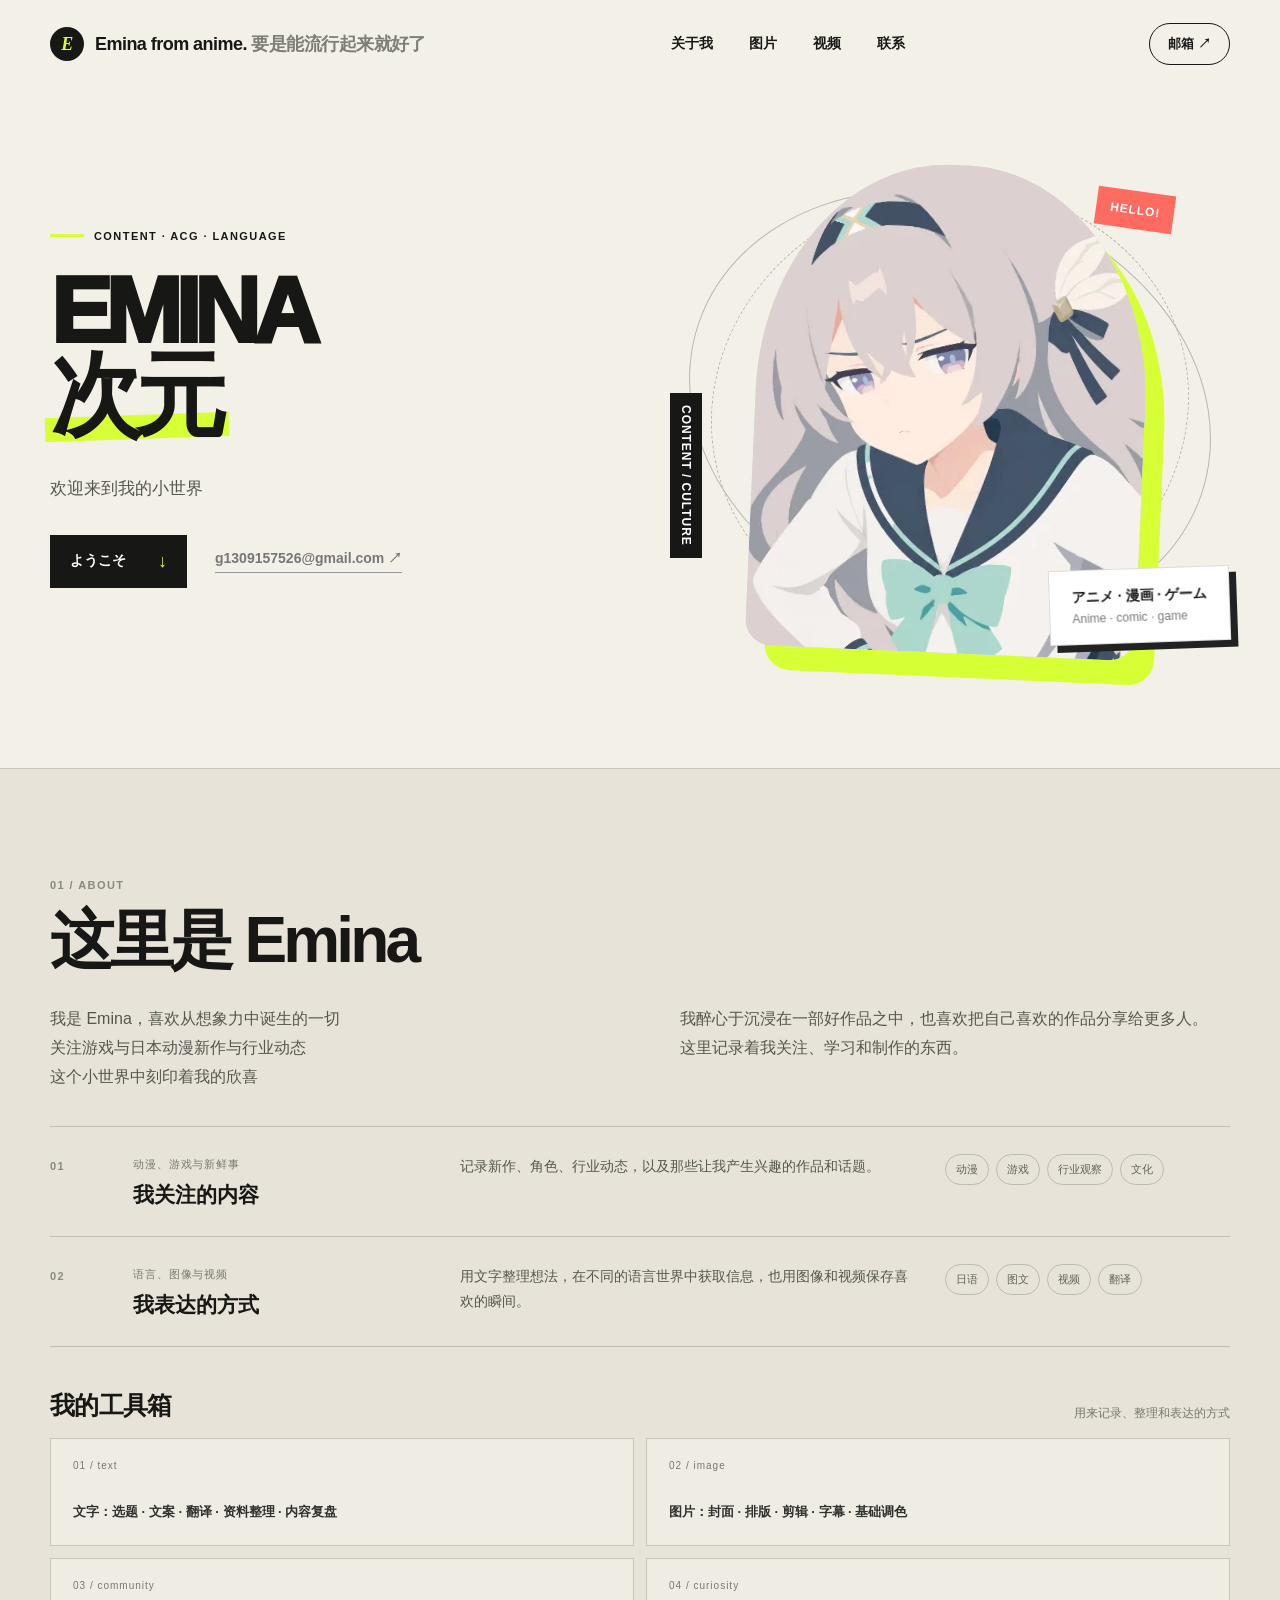
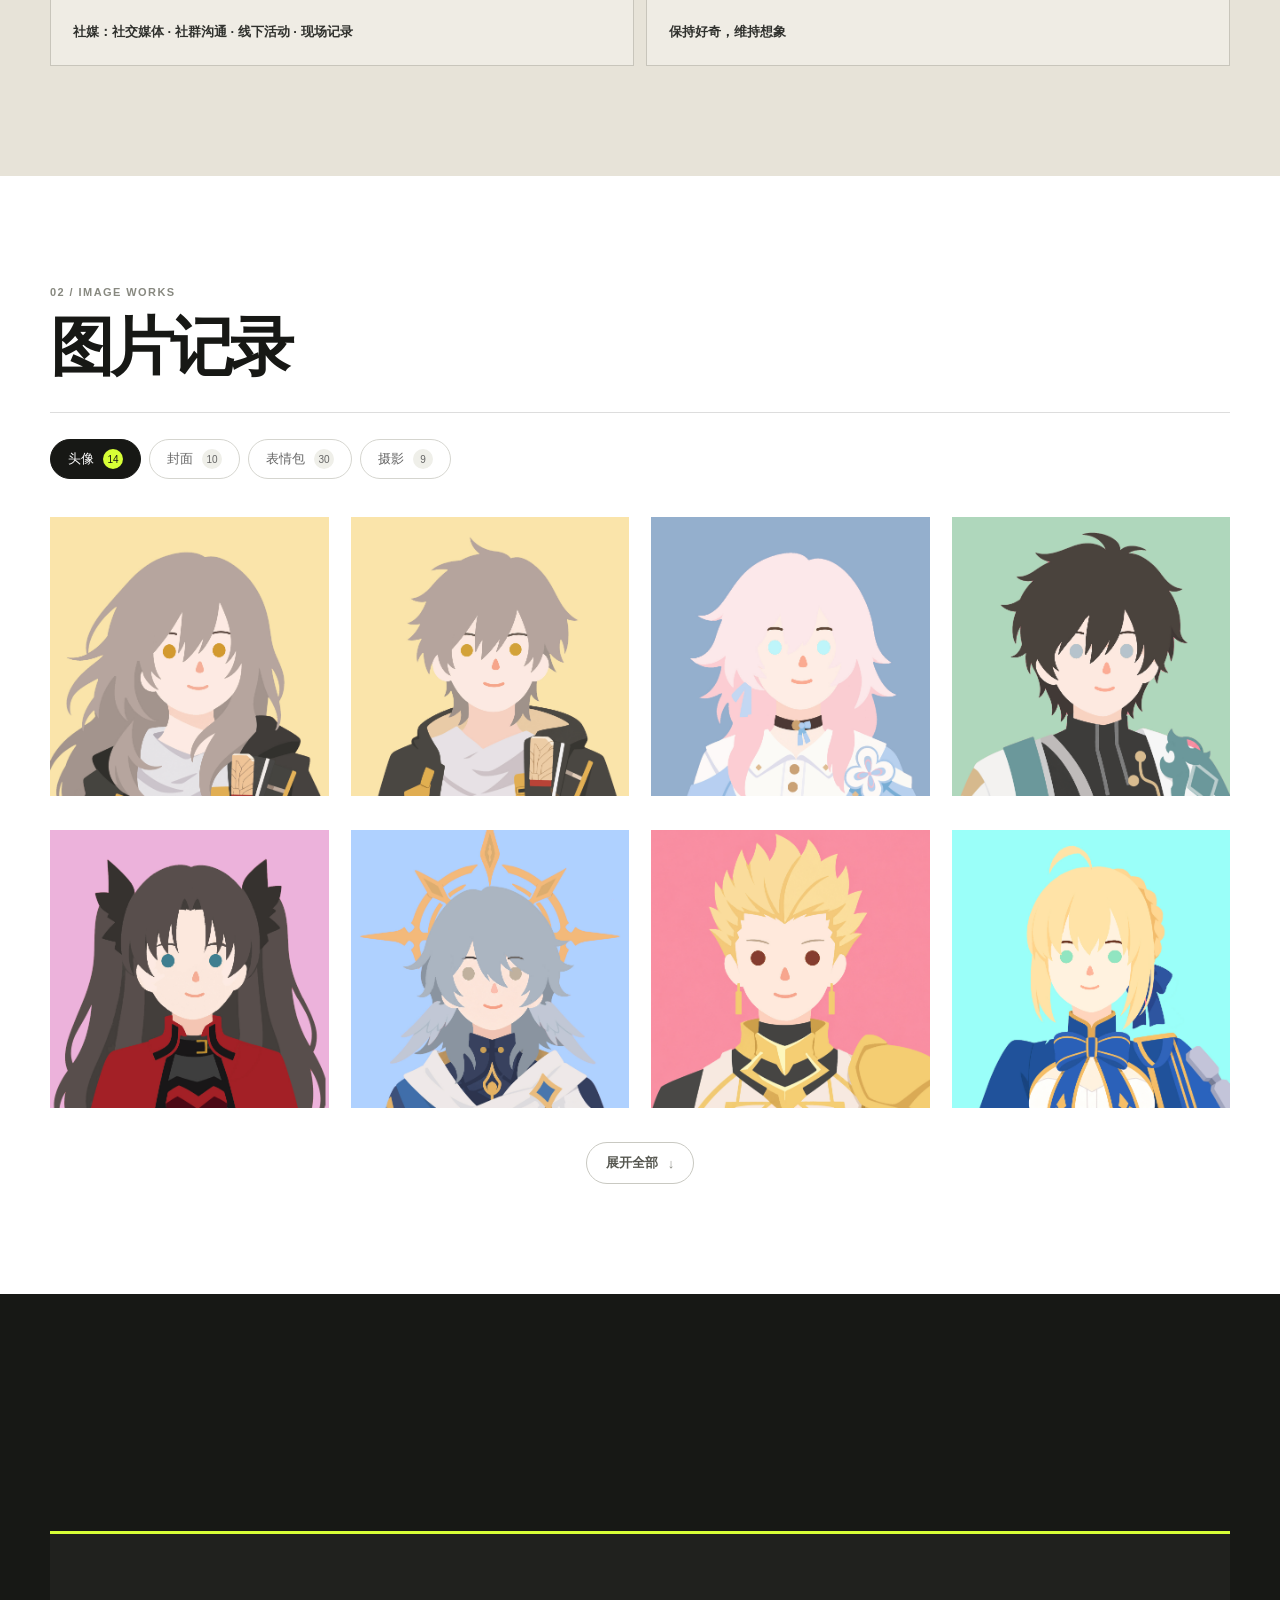
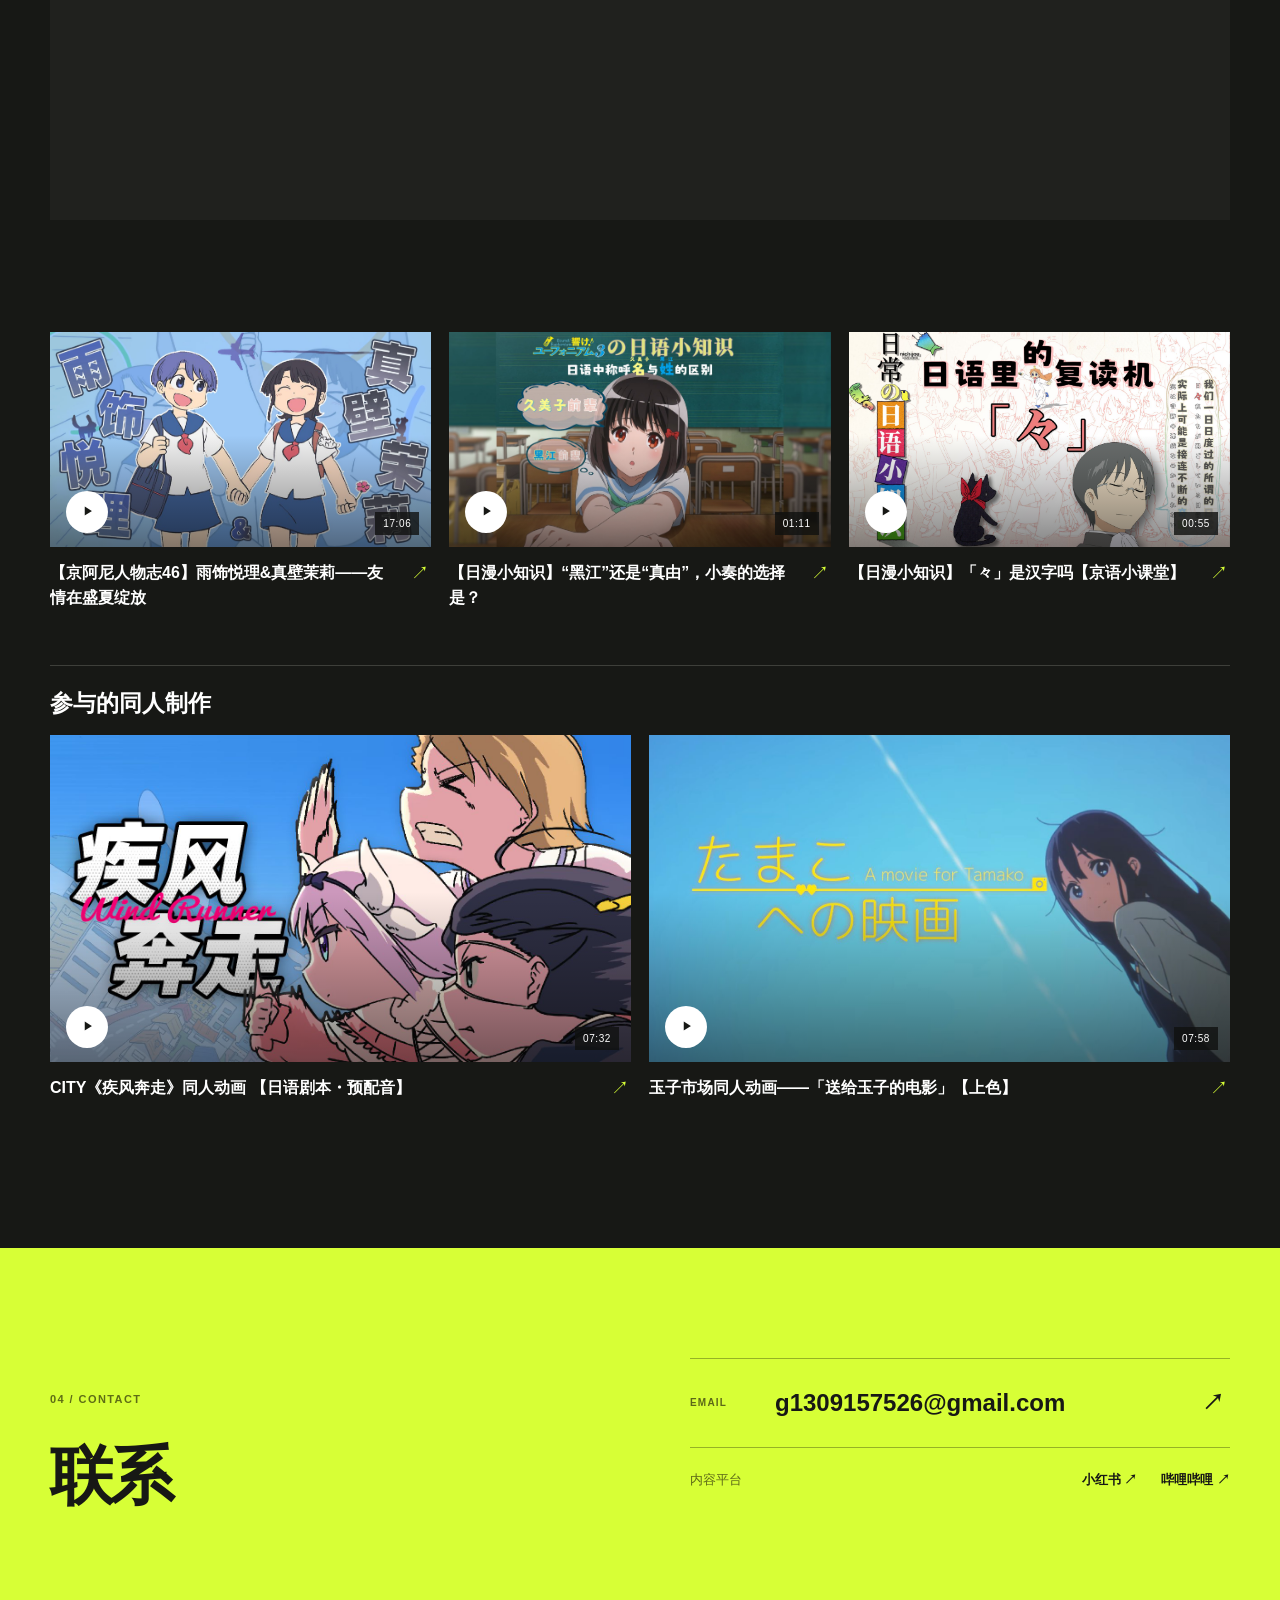
<file: site/index.html>
<!doctype html>
<html lang="zh-CN">
<head>
  <meta charset="utf-8">
  <meta name="viewport" content="width=device-width,initial-scale=1">
  <title>Emina次元｜内容与作品</title>
  <meta name="description" content="内容运营、ACG 内容制作、图片作品与视频合集。">
  <link rel="icon" href="favicon.svg">
  <link rel="stylesheet" href="styles.css">
</head>
<body>
  <main>
    <nav class="nav shell" aria-label="主导航">
      <a class="brand" href="#top" aria-label="Emina次元首页">
        <span class="brand-mark">E</span><span><b data-copy="brandName">EMINA</b> <i data-copy="brandSub">次元</i></span>
      </a>
      <div class="nav-links">
        <a href="#experience" data-copy="navExperience">内容与经历</a><a href="#works" data-copy="navWorks">图片</a><a href="#videos" data-copy="navVideos">视频</a><a href="#contact" data-copy="navContact">联系</a>
      </div>
      <a class="nav-pill" href="mailto:g1309157526@gmail.com" data-link="email" data-copy="navEmail">邮箱 ↗</a>
    </nav>

    <section id="top" class="hero shell">
      <div class="hero-copy">
        <div class="eyebrow"><span></span> <b data-copy="heroEyebrow">CONTENT · ACG · GAME · LANGUAGE</b></div>
        <h1><b data-copy="heroTitleMain">EMINA</b><br><span data-copy="heroTitleAccent">次元</span></h1>
        <p class="hero-intro" data-copy="heroIntro">内容运营与 ACG 内容创作者。关注动漫、游戏和跨文化内容，工作范围包括图文、短视频、社交媒体与线下活动。</p>
        <div class="hero-actions">
          <a class="button button-dark" href="#experience"><span data-copy="heroCta">查看经历</span> <b>↓</b></a>
          <a class="text-link" href="mailto:g1309157526@gmail.com" data-link="email"><span data-copy="heroEmail">g1309157526@gmail.com</span> <span>↗</span></a>
        </div>
      </div>
      <div class="hero-visual" aria-label="Emina次元个人形象">
        <div class="orbit orbit-one"></div><div class="orbit orbit-two"></div>
        <div class="avatar-frame"><img src="avatar-xhs.webp" alt="Emina次元头像"></div>
        <span class="sticker sticker-top" data-copy="stickerTop">HELLO!</span><span class="sticker sticker-side" data-copy="stickerSide">CONTENT / CULTURE</span>
        <div class="hero-caption"><b data-copy="captionMain">内容运营 / 图文 / 视频 / 活动</b><span data-copy="captionSub">ACG · GAME · LANGUAGE</span></div>
      </div>
    </section>

    <section id="experience" class="experience section">
      <div class="shell">
        <div class="section-heading"><div><div class="section-index" data-copy="experienceIndex">01 / CONTENT &amp; EXPERIENCE</div><h2 data-copy="experienceTitle">内容与经历</h2></div></div>
        <div class="experience-overview">
          <p data-copy="overviewOne">主要从事新媒体运营与 ACG 内容制作，工作覆盖选题、文案、图文、短视频、社群维护和线下活动。</p>
          <p data-copy="overviewTwo">熟悉从内容策划、制作发布到数据复盘的流程，也可使用日语处理资讯与跨文化内容。</p>
        </div>
        <div class="experience-list">
          <article class="experience-card">
            <span class="experience-number">01</span><div><small data-copy="experienceOneMeta">新媒体运营 / 线下活动</small><h3 data-copy="experienceOneTitle">ACG 内容与账号运营</h3></div>
            <p data-copy="experienceOneBody">负责账号选题、图文与短视频制作、发布排期、社群维护和数据复盘，并参与同人展及多城市观影活动的宣传与执行。</p>
            <div class="tag-list"><span data-copy="experienceOneTagOne">选题策划</span><span data-copy="experienceOneTagTwo">图文视频</span><span data-copy="experienceOneTagThree">账号运营</span><span data-copy="experienceOneTagFour">活动执行</span></div>
          </article>
          <article class="experience-card">
            <span class="experience-number">02</span><div><small data-copy="experienceTwoMeta">翻译 / 协作创作</small><h3 data-copy="experienceTwoTitle">ACG 内容协作</h3></div>
            <p data-copy="experienceTwoBody">参与动画相关内容的日语翻译、文案整理与基础上色，配合团队完成从文本到视觉呈现。</p>
            <div class="tag-list"><span data-copy="experienceTwoTagOne">日语翻译</span><span data-copy="experienceTwoTagTwo">文案整理</span><span data-copy="experienceTwoTagThree">基础上色</span><span data-copy="experienceTwoTagFour">团队协作</span></div>
          </article>
        </div>
        <div class="skill-heading"><h3 data-copy="skillsTitle">新媒体技能</h3><p data-copy="skillsDescription">从内容策划到发布复盘的日常工作能力</p></div>
        <div class="skills-band">
          <div><small data-copy="skillOneMeta">01 / 内容策划</small><strong data-copy="skillOneText">选题策划 · 内容排期 · 热点跟进 · 账号定位 · 数据复盘</strong></div>
          <div><small data-copy="skillTwoMeta">02 / 图文与短视频</small><strong data-copy="skillTwoText">文案撰写 · 图文排版 · 封面制作 · 视频脚本 · 剪辑与字幕</strong></div>
          <div><small data-copy="skillThreeMeta">03 / 社群与活动</small><strong data-copy="skillThreeText">社群维护 · 用户沟通 · 活动宣传 · 现场执行 · 复盘整理</strong></div>
          <div><small data-copy="skillFourMeta">04 / 工具与语言</small><strong data-copy="skillFourText">Photoshop · Premiere Pro · 剪映 · AI 辅助 · 日语 N1</strong></div>
        </div>
      </div>
    </section>

    <section id="works" class="works section">
      <div class="shell">
        <div class="section-heading"><div><div class="section-index" data-copy="worksIndex">02 / IMAGE WORKS</div><h2 data-copy="worksTitle">图片作品</h2></div></div>
        <div class="filters" aria-label="图片分类">
          <button class="active" data-category="头像" type="button" aria-pressed="true">头像 <span>14</span></button>
          <button data-category="封面" type="button" aria-pressed="false">封面 <span>10</span></button>
          <button data-category="表情包" type="button" aria-pressed="false">表情包 <span>21</span></button>
          <button data-category="摄影" type="button" aria-pressed="false">摄影 <span>0</span></button>
        </div>
        <div class="gallery-panel" data-panel="头像">
          <div class="gallery-section gallery-type-头像 is-collapsed count-over-8 count-over-4 count-over-2">
            <div class="gallery-grid gallery-头像" data-gallery="头像"></div>
            <button class="gallery-toggle" type="button" aria-expanded="false">展开全部 <span>↓</span></button>
          </div>
        </div>
        <div class="gallery-panel" data-panel="封面" hidden>
          <div class="gallery-section gallery-type-封面 is-collapsed count-over-4 count-over-2">
            <div class="gallery-grid gallery-封面" data-gallery="封面"></div>
            <button class="gallery-toggle" type="button" aria-expanded="false">展开全部 <span>↓</span></button>
          </div>
        </div>
        <div class="gallery-panel" data-panel="表情包" hidden>
          <div class="gallery-section gallery-type-表情包 is-collapsed count-over-8 count-over-4 count-over-2">
            <div class="gallery-grid gallery-表情包" data-gallery="表情包"></div>
            <button class="gallery-toggle" type="button" aria-expanded="false">展开全部 <span>↓</span></button>
          </div>
        </div>
        <div class="gallery-panel" data-panel="摄影" hidden>
          <div class="gallery-section gallery-type-摄影 is-collapsed">
            <div class="gallery-grid gallery-摄影" data-gallery="摄影"></div>
            <button class="gallery-toggle" type="button" aria-expanded="false">展开全部 <span>↓</span></button>
          </div>
        </div>
      </div>
    </section>

    <section id="videos" class="videos shell section">
      <div class="section-heading light"><div><div class="section-index" data-copy="videosIndex">03 / BILIBILI</div><h2 data-copy="videosTitle">视频作品</h2></div><a href="https://space.bilibili.com/3546883291089860" data-link="bilibiliHome" data-copy="videosPageLink" target="_blank" rel="noreferrer">进入 B 站主页 ↗</a></div>
      <div class="featured-collection-block">
        <div class="video-group-heading"><h3 data-copy="collectionsTitle">我的视频合集</h3></div>
        <div class="collection-grid">
          <a class="collection-card" href="https://space.bilibili.com/3546883291089860/lists/8540645?type=season" data-link="collectionOne" target="_blank" rel="noreferrer"><div class="collection-cover"><img src="collection-starrail.jpg" alt="可爱星铁合集封面"><span class="collection-index">01</span><span class="collection-play">▶</span></div><div class="collection-meta"><h3 data-copy="collectionOneTitle">可爱星铁</h3><span>↗</span></div></a>
          <a class="collection-card" href="https://space.bilibili.com/3546883291089860/lists/8414458?type=season" data-link="collectionTwo" target="_blank" rel="noreferrer"><div class="collection-cover"><img src="collection-mmd.jpg" alt="我推的MMD合集封面"><span class="collection-index">02</span><span class="collection-play">▶</span></div><div class="collection-meta"><h3 data-copy="collectionTwoTitle">我推的MMD</h3><span>↗</span></div></a>
          <a class="collection-card" href="https://space.bilibili.com/3546883291089860/lists/8414531?type=season" data-link="collectionThree" target="_blank" rel="noreferrer"><div class="collection-cover"><img src="collection-firefly.jpg" alt="与流萤同桌的时光合集封面"><span class="collection-index">03</span><span class="collection-play">▶</span></div><div class="collection-meta"><h3 data-copy="collectionThreeTitle">与流萤同桌的时光</h3><span>↗</span></div></a>
          <a class="collection-card" href="https://space.bilibili.com/3546883291089860/lists/8414512?type=season" data-link="collectionFour" target="_blank" rel="noreferrer"><div class="collection-cover"><img src="collection-penguin.jpg" alt="咕咕嘎嘎峡谷历险记合集封面"><span class="collection-index">04</span><span class="collection-play">▶</span></div><div class="collection-meta"><h3 data-copy="collectionFourTitle">咕咕嘎嘎峡谷历险记</h3><span>↗</span></div></a>
        </div>
      </div>
      <div class="video-group-heading collection-heading"><h3 data-copy="singleVideosTitle">单个视频</h3></div>
      <div class="single-video-grid">
        <a class="single-video-card" href="https://www.bilibili.com/video/BV1x4HuzGE9o/" data-link="videoOne" target="_blank" rel="noreferrer"><div class="single-video-cover"><img src="video-amagashi-makabe.jpg" alt="雨饰悦理与真壁茉莉"><span class="single-video-play">▶</span><span class="video-duration" data-copy="videoOneDuration">17:06</span></div><div class="single-video-meta"><h3 data-copy="videoOneTitle">【京阿尼人物志46】雨饰悦理&amp;真壁茉莉——友情在盛夏绽放</h3><span>↗</span></div></a>
        <a class="single-video-card" href="https://www.bilibili.com/video/BV1PiBTBxEXH/" data-link="videoTwo" target="_blank" rel="noreferrer"><div class="single-video-cover"><img src="video-kuroe-mayu.jpg" alt="黑江还是重新选择"><span class="single-video-play">▶</span><span class="video-duration" data-copy="videoTwoDuration">01:11</span></div><div class="single-video-meta"><h3 data-copy="videoTwoTitle">【日漫小知识】“黑江”还是“真由”，小奏的选择是？</h3><span>↗</span></div></a>
        <a class="single-video-card" href="https://www.bilibili.com/video/BV1L8foBKEQ4/" data-link="videoThree" target="_blank" rel="noreferrer"><div class="single-video-cover"><img src="video-odoriji.jpg" alt="日语里的复读机"><span class="single-video-play">▶</span><span class="video-duration" data-copy="videoThreeDuration">00:55</span></div><div class="single-video-meta"><h3 data-copy="videoThreeTitle">【日漫小知识】「々」是汉字吗【京语小课堂】</h3><span>↗</span></div></a>
      </div>
      <div class="video-group-heading collection-heading"><h3 data-copy="fanVideosTitle">我参与的同人制作</h3></div>
      <div class="single-video-grid fan-video-grid">
        <a class="single-video-card" href="https://www.bilibili.com/video/BV19zZEBDEWM" data-link="fanOne" target="_blank" rel="noreferrer"><div class="single-video-cover"><img src="video-fan-city.jpg" alt="疾风奔走同人动画"><span class="single-video-play">▶</span><span class="video-duration" data-copy="fanOneDuration">07:32</span></div><div class="single-video-meta"><h3 data-copy="fanOneTitle">【自制京阿尼动画】CITY《疾风奔走》同人动画</h3><span>↗</span></div></a>
        <a class="single-video-card" href="https://www.bilibili.com/video/BV1H5FTe2EDm" data-link="fanTwo" target="_blank" rel="noreferrer"><div class="single-video-cover"><img src="video-fan-tamako.jpg" alt="送给玉子的电影"><span class="single-video-play">▶</span><span class="video-duration" data-copy="fanTwoDuration">07:58</span></div><div class="single-video-meta"><h3 data-copy="fanTwoTitle">玉子市场同人动画——「送给玉子的电影」</h3><span>↗</span></div></a>
      </div>
    </section>

    <section id="contact" class="connect section">
      <div class="shell connect-inner">
        <div><div class="section-index" data-copy="contactIndex">04 / CONTACT</div><h2 data-copy="contactTitle">联系</h2></div>
        <div class="contact-panel">
          <a class="email-link" href="mailto:g1309157526@gmail.com" data-link="email"><small data-copy="emailLabel">EMAIL</small><span data-copy="email">g1309157526@gmail.com</span><b>↗</b></a>
          <div class="platform-links"><span data-copy="platformLabel">内容平台</span><a href="https://www.xiaohongshu.com/user/profile/5d33150b0000000011005ec6" data-link="xiaohongshu" data-copy="xiaohongshuLabel" target="_blank" rel="noreferrer">小红书 ↗</a><a href="https://space.bilibili.com/3546883291089860" data-link="bilibili" data-copy="bilibiliLabel" target="_blank" rel="noreferrer">哔哩哔哩 ↗</a></div>
        </div>
      </div>
    </section>
    <footer class="footer shell"><span data-copy="footerLeft">© 2026 Emina次元</span><span data-copy="footerMiddle">内容运营 / ACG / GAME</span><a href="#top" data-copy="footerTop">回到顶部 ↑</a></footer>
  </main>
  <script src="app.js"></script>
  <!-- Cloudflare Web Analytics -->
  <script type="module" src="https://static.cloudflareinsights.com/beacon.min.js" data-cf-beacon='{"token":"466615278a69403a8656be7d1e821776"}'></script>
  <!-- End Cloudflare Web Analytics -->
</body>
</html>
</file>
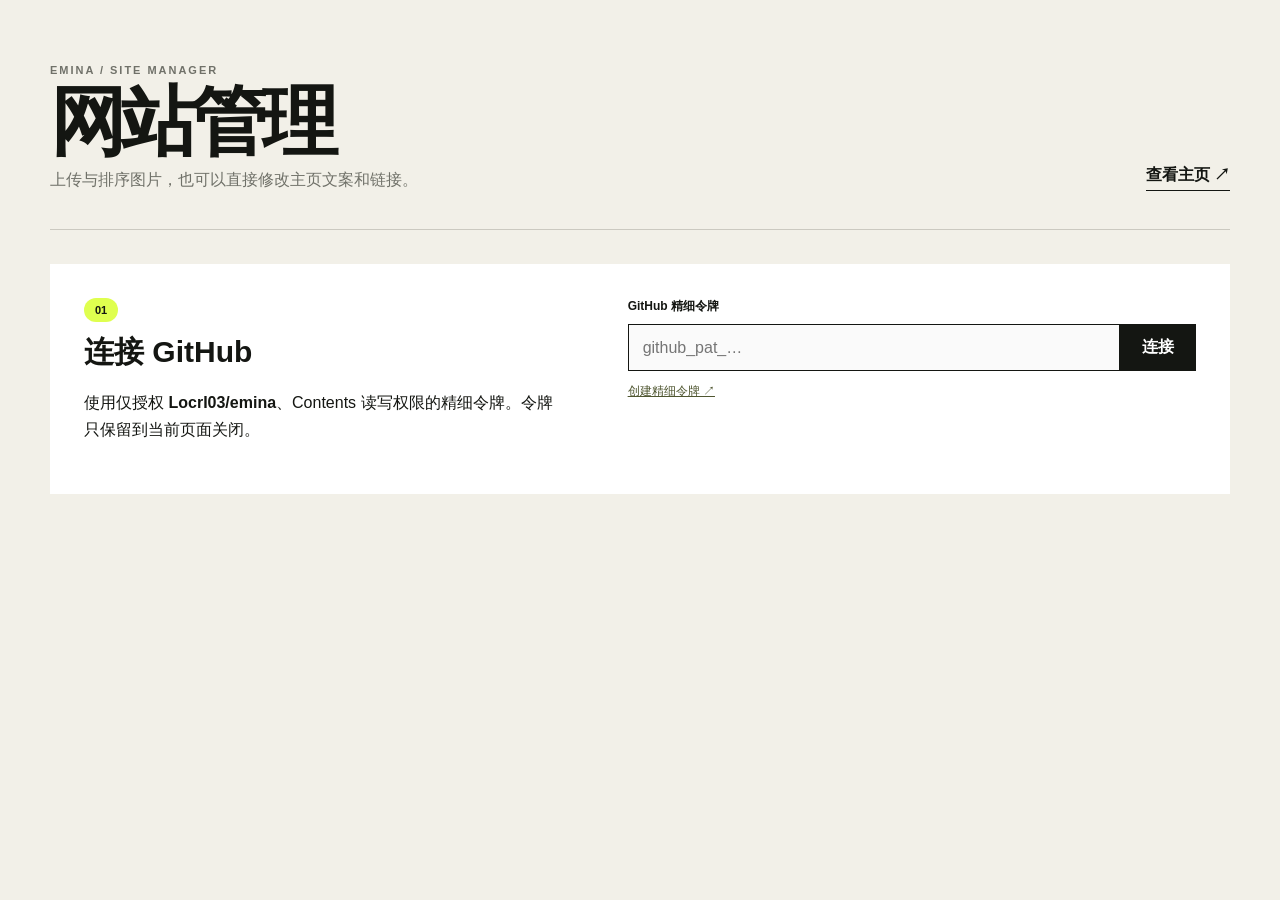
<file: site/manage/index.html>
<!doctype html>
<html lang="zh-CN">
<head>
  <meta charset="utf-8">
  <meta name="viewport" content="width=device-width,initial-scale=1">
  <meta name="robots" content="noindex,nofollow">
  <meta name="referrer" content="no-referrer">
  <meta http-equiv="Content-Security-Policy" content="default-src 'self'; script-src 'self'; style-src 'self'; img-src 'self' blob: data:; connect-src https://api.github.com; frame-ancestors 'none'; base-uri 'none'; form-action 'none'">
  <title>Emina 网站管理</title>
  <link rel="icon" href="../favicon.svg">
  <link rel="stylesheet" href="styles.css">
</head>
<body>
  <header class="manager-header">
    <div>
      <p class="kicker">EMINA / SITE MANAGER</p>
      <h1>网站管理</h1>
      <p>上传与排序图片，也可以直接修改主页文案和链接。</p>
    </div>
    <a href="../" target="_blank" rel="noreferrer">查看主页 ↗</a>
  </header>

  <section class="auth-card" id="auth-card">
    <div>
      <span class="step">01</span>
      <h2>连接 GitHub</h2>
      <p>使用仅授权 <b>LocrI03/emina</b>、Contents 读写权限的精细令牌。令牌只保留到当前页面关闭。</p>
    </div>
    <div class="auth-form">
      <label for="token">GitHub 精细令牌</label>
      <div class="token-row">
        <input id="token" type="password" autocomplete="off" data-1p-ignore placeholder="github_pat_…">
        <button id="connect" type="button">连接</button>
      </div>
      <a href="https://github.com/settings/personal-access-tokens/new" target="_blank" rel="noreferrer">创建精细令牌 ↗</a>
      <p class="status" id="auth-status" role="status"></p>
    </div>
  </section>

  <main id="manager" hidden>
    <nav class="manager-tabs" aria-label="管理功能">
      <button class="active" type="button" data-tab="images">图片管理</button>
      <button type="button" data-tab="content">文字管理</button>
      <span id="save-state">尚未修改</span>
    </nav>

    <section class="tab-panel active" data-panel="images">
      <div class="panel-heading">
        <div><span class="step">02</span><h2>图片管理</h2></div>
        <button class="primary" id="save-images" type="button">保存图片修改</button>
      </div>
      <div class="category-tabs" id="category-tabs"></div>
      <div class="image-layout">
        <aside class="upload-card" id="upload-card">
          <h3>上传到“<span id="upload-category">头像</span>”</h3>
          <label class="drop-zone" id="drop-zone" for="file-input">
            <strong>拖入图片或点击选择</strong>
            <span>支持 JPG、PNG、WebP、GIF，可一次选择多张</span>
            <input id="file-input" type="file" accept="image/jpeg,image/png,image/webp,image/gif" multiple>
          </label>
          <p id="upload-note">上传后会自动压缩，越晚添加的图片排在越后面。</p>
        </aside>
        <div>
          <p class="order-tip">拖动图片调整顺序；手机上可使用箭头移动。删除只会从主页隐藏。</p>
          <div class="image-list" id="image-list"></div>
        </div>
      </div>
    </section>

    <section class="tab-panel" data-panel="content">
      <div class="panel-heading sticky-heading">
        <div><span class="step">03</span><h2>文字管理</h2></div>
        <button class="primary" id="save-content" type="button">保存文字修改</button>
      </div>
      <div class="content-form" id="content-form"></div>
    </section>
  </main>

  <div class="toast" id="toast" role="status" aria-live="polite"></div>
  <script src="app.js"></script>
</body>
</html>
</file>
<file: site/styles.css>
:root { --ink:#171815; --paper:#f3f0e8; --acid:#d7ff36; --muted:#77786f; }
* { box-sizing:border-box; }
html { scroll-behavior:smooth; }
body { margin:0; background:var(--paper); color:var(--ink); font-family:"PingFang SC","Microsoft YaHei",Arial,sans-serif; }
a { color:inherit; text-decoration:none; }
button { font:inherit; }
.manager-actions form { margin:0; }
.manager-actions form button { border:0; background:none; color:inherit; cursor:pointer; padding:0; }
.login-page { min-height:100vh; display:grid; place-items:center; padding:24px; background:var(--ink); }
.login-card { width:min(460px,100%); background:var(--paper); padding:46px; display:flex; flex-direction:column; gap:17px; box-shadow:12px 12px 0 var(--acid); }
.login-card h1 { font-size:44px; letter-spacing:-.05em; margin:5px 0 0; }
.login-card p { color:#66675f; line-height:1.7; margin:0 0 8px; }
.login-card label { font-size:13px; font-weight:700; }
.login-card input { width:100%; padding:14px 15px; border:1px solid #bbb8ae; background:white; font:inherit; }
.login-card button { border:0; padding:15px 18px; background:var(--ink); color:white; cursor:pointer; font-weight:750; }
.login-card button:disabled { opacity:.6; cursor:wait; }
.login-card>a { align-self:flex-start; border-bottom:1px solid; font-size:13px; }
.login-message { min-height:20px; color:#a7322a; font-size:13px; }
.shell { width:min(1180px, calc(100% - 48px)); margin:0 auto; }
.nav { height:88px; display:flex; align-items:center; justify-content:space-between; position:relative; z-index:10; }
.brand { display:flex; gap:11px; align-items:center; font-weight:900; letter-spacing:-.03em; font-size:18px; }
.brand b,.eyebrow b,.hero h1 b { font:inherit; }
.brand i { color:#7d7f76; font-style:normal; font-weight:600; }
.brand-mark { width:34px; height:34px; display:grid; place-items:center; background:var(--ink); color:var(--acid); border-radius:50%; font-family:Georgia,serif; font-style:italic; }
.nav-links { display:flex; gap:36px; font-size:14px; font-weight:600; }
.nav-links a { transition:.2s; }
.nav-links a:hover { color:#777; }
.nav-pill { border:1px solid var(--ink); border-radius:50px; padding:11px 18px; font-size:13px; font-weight:700; transition:.2s; }
.nav-pill:hover { background:var(--ink); color:white; }
.hero { min-height:680px; display:grid; grid-template-columns:1.05fr .95fr; align-items:center; padding:42px 0 80px; }
.eyebrow,.section-index { font-family:Arial,sans-serif; font-weight:800; letter-spacing:.13em; font-size:11px; }
.eyebrow { display:flex; align-items:center; gap:10px; margin-bottom:28px; }
.eyebrow span { width:34px; height:3px; background:var(--acid); }
.hero h1 { font-size:clamp(64px,7.2vw,104px); line-height:.92; letter-spacing:-.075em; margin:0; font-weight:950; }
.hero h1 span { position:relative; display:inline-block; z-index:1; }
.hero h1 span:after { content:""; position:absolute; left:-3%; right:-5%; bottom:1%; height:28%; background:var(--acid); z-index:-1; transform:rotate(-2deg); }
.hero-intro { width:min(540px,100%); margin:34px 0 30px; font-size:17px; line-height:1.9; color:#55564f; }
.hero-actions { display:flex; align-items:center; gap:28px; }
.button { display:inline-flex; align-items:center; gap:32px; padding:16px 20px; font-weight:700; font-size:14px; }
.button-dark { background:var(--ink); color:white; }
.button-dark b { color:var(--acid); font-size:18px; }
.text-link { font-weight:700; font-size:14px; border-bottom:1px solid #999; padding-bottom:4px; }
.text-link span { color:#777; }
.hero-visual { min-height:520px; position:relative; display:grid; place-items:center; }
.avatar-frame { width:min(390px,78%); aspect-ratio:4/5; overflow:hidden; border-radius:48% 48% 26px 26px; transform:rotate(2.5deg); box-shadow:20px 24px 0 var(--acid); z-index:2; background:#ddd; }
.avatar-frame img { width:100%; height:100%; object-fit:cover; }
.orbit { position:absolute; border:1px solid #b8b7ae; border-radius:50%; }
.orbit-one { width:95%; aspect-ratio:1.25; transform:rotate(19deg); }
.orbit-two { width:86%; aspect-ratio:1.1; transform:rotate(-18deg); border-style:dashed; }
.sticker { position:absolute; z-index:4; font-family:Arial,sans-serif; font-weight:900; font-size:12px; letter-spacing:.08em; }
.sticker-top { top:8%; right:10%; background:#ff6b60; color:white; padding:12px 14px; transform:rotate(8deg); }
.sticker-side { left:0; top:47%; writing-mode:vertical-rl; background:var(--ink); color:white; padding:12px 9px; }
.hero-caption { position:absolute; z-index:4; right:0; bottom:5%; background:white; border:1px solid #ddd; padding:18px 22px; box-shadow:7px 7px 0 #222; display:flex; flex-direction:column; gap:5px; transform:rotate(-2deg); }
.hero-caption b { font-size:14px; }
.hero-caption span { color:#777; font-size:12px; }
.preserve-breaks { white-space:pre-line; }
.motion-ready .nav { animation:motion-nav-in .7s cubic-bezier(.22,1,.36,1) both; }
.motion-ready .hero-copy>* { animation:motion-hero-in .8s cubic-bezier(.22,1,.36,1) both; }
.motion-ready .hero-copy>*:nth-child(1) { animation-delay:.08s; }
.motion-ready .hero-copy>*:nth-child(2) { animation-delay:.15s; }
.motion-ready .hero-copy>*:nth-child(3) { animation-delay:.23s; }
.motion-ready .hero-copy>*:nth-child(4) { animation-delay:.31s; }
.motion-ready .hero-visual { animation:motion-visual-in .9s .16s cubic-bezier(.22,1,.36,1) both; }
.avatar-frame { transition:transform .55s cubic-bezier(.22,1,.36,1),box-shadow .55s cubic-bezier(.22,1,.36,1); }
.hero-visual:hover .avatar-frame { transform:rotate(.8deg) translateY(-7px); box-shadow:24px 31px 0 var(--acid); }
.motion-ready .orbit-one { animation:motion-orbit-one 14s ease-in-out infinite alternate; }
.motion-ready .orbit-two { animation:motion-orbit-two 17s ease-in-out infinite alternate; }
.motion-ready .reveal-item { opacity:0; transform:translateY(28px); transition:opacity .68s cubic-bezier(.22,1,.36,1),transform .68s cubic-bezier(.22,1,.36,1); transition-delay:calc(var(--reveal-order,0) * 65ms); }
.motion-ready .reveal-item.is-visible { opacity:1; transform:translateY(0); }
@keyframes motion-nav-in { from { opacity:0; transform:translateY(-14px); } to { opacity:1; transform:none; } }
@keyframes motion-hero-in { from { opacity:0; transform:translateY(24px); } to { opacity:1; transform:none; } }
@keyframes motion-visual-in { from { opacity:0; transform:translateY(20px) scale(.97); } to { opacity:1; transform:none; } }
@keyframes motion-orbit-one { from { transform:rotate(19deg) translate3d(-3px,0,0); } to { transform:rotate(24deg) translate3d(5px,-4px,0); } }
@keyframes motion-orbit-two { from { transform:rotate(-18deg) translate3d(2px,-2px,0); } to { transform:rotate(-23deg) translate3d(-5px,4px,0); } }
.section { padding:110px 0; }
.about { border-top:1px solid #c9c6bc; }
.section-index { color:#888980; margin-bottom:36px; }
.about-grid { display:grid; grid-template-columns:1fr 1fr; gap:65px 100px; }
.about h2,.section-heading h2,.connect h2 { font-size:clamp(42px,5vw,68px); line-height:1.1; letter-spacing:-.06em; margin:0; }
.about h2 span { text-decoration:underline 8px var(--acid); text-underline-offset:-2px; }
.about-copy { font-size:17px; line-height:1.9; color:#55564f; }
.about-copy p:first-child { margin-top:0; }
.metric-grid { grid-column:1/-1; display:grid; grid-template-columns:repeat(4,1fr); border-top:1px solid #c9c6bc; border-bottom:1px solid #c9c6bc; }
.metric-grid div { padding:28px 22px; border-right:1px solid #c9c6bc; display:flex; flex-direction:column; gap:8px; }
.metric-grid div:last-child { border-right:0; }
.metric-grid strong { font:800 38px/1 Arial,sans-serif; letter-spacing:-.05em; }
.metric-grid small { color:#777; font-size:12px; }
.mini-resume { grid-column:1/-1; display:grid; grid-template-columns:repeat(4,1fr); border-top:1px solid #c9c6bc; border-bottom:1px solid #c9c6bc; }
.mini-resume div { padding:24px 22px; border-right:1px solid #c9c6bc; display:flex; flex-direction:column; gap:9px; }
.mini-resume div:last-child { border-right:0; }
.mini-resume small { color:#888; font-size:11px; letter-spacing:.12em; }
.mini-resume strong { font-size:15px; }
.experience { background:#e7e3d8; border-top:1px solid #c9c6bc; }
.experience-overview { display:grid; grid-template-columns:1fr 1fr; gap:36px 80px; padding:0 0 34px; color:#55564f; font-size:16px; line-height:1.8; }
.experience-overview p { margin:0; }
.experience-list { border-top:1px solid #c0bdb3; }
.experience-card { display:grid; grid-template-columns:55px 1.05fr 1.6fr 1fr; gap:28px; align-items:start; padding:27px 0; border-bottom:1px solid #c0bdb3; }
.experience-number { color:#8a8a81; font:700 11px/1 Arial,sans-serif; letter-spacing:.12em; padding-top:7px; }
.experience-card small { color:#77786f; font-size:11px; letter-spacing:.08em; }
.experience-card h3 { margin:9px 0 0; font-size:21px; }
.experience-card>p { margin:0; color:#56574f; line-height:1.8; font-size:14px; }
.tag-list { display:flex; flex-wrap:wrap; gap:7px; }
.tag-list span { border:1px solid #bdbab0; border-radius:50px; padding:7px 10px; color:#62635b; font-size:11px; }
.skill-heading { display:flex; align-items:end; justify-content:space-between; margin:42px 0 16px; }
.skill-heading h3 { margin:0; font-size:25px; letter-spacing:-.03em; }
.skill-heading p { margin:0; color:#77786f; font-size:12px; }
.skills-band { display:grid; grid-template-columns:repeat(2,1fr); gap:12px; }
.skills-band>div { min-height:108px; padding:21px 22px; border:1px solid #c8c5bb; background:rgba(255,255,255,.32); display:flex; flex-direction:column; justify-content:space-between; gap:18px; }
.skills-band small { color:#77786f; font-size:10px; letter-spacing:.1em; }
.skills-band strong { color:#30312d; font-size:13px; line-height:1.75; font-weight:650; }
.works { background:#fff; }
.section-heading { display:flex; align-items:end; justify-content:space-between; margin-bottom:30px; }
.section-heading .section-index { margin-bottom:14px; }
.section-heading>a { font-size:14px; font-weight:700; border-bottom:1px solid; padding-bottom:4px; }
.section-note { color:#888; font-size:13px; }
.filters { display:flex; gap:8px; flex-wrap:wrap; padding:26px 0 38px; border-top:1px solid #ddd; }
.filters button { border:1px solid #d5d5cf; background:white; padding:9px 17px; border-radius:50px; font-size:13px; color:#666; cursor:pointer; display:flex; align-items:center; gap:9px; }
.filters button span { width:20px; height:20px; display:grid; place-items:center; border-radius:50%; background:#efefe9; font-size:10px; }
.filters button.active { background:var(--ink); border-color:var(--ink); color:white; }
.filters button.active span { background:var(--acid); color:var(--ink); }
.works-empty { min-height:390px; border:1px dashed #c8c8c1; background:#f7f7f3; display:flex; align-items:center; justify-content:center; gap:22px; color:#777; }
.works-empty.compact { min-height:150px; }
.empty-mark { width:58px; height:58px; border:1px solid #c8c8c1; border-radius:50%; display:grid; place-items:center; font-size:25px; color:#a0a098; }
.works-empty strong { display:block; color:#444; font-size:18px; margin-bottom:8px; }
.works-empty p { margin:0; font-size:13px; }
.work-grid { display:grid; grid-template-columns:repeat(3,1fr); gap:42px 22px; }
.work-card { display:block; }
.work-art { position:relative; height:390px; overflow:hidden; background:#ddd; transition:.35s; }
.work-card:hover .work-art { transform:translateY(-5px); }
.work-art img { width:100%; height:100%; object-fit:cover; filter:saturate(.85) contrast(1.05); }
.work-arrow { position:absolute; top:15px; right:15px; width:42px; height:42px; background:white; display:grid; place-items:center; border-radius:50%; font-weight:800; opacity:0; transform:translateY(6px); transition:.25s; }
.work-card:hover .work-arrow { opacity:1; transform:none; }
.poster-type { position:absolute; inset:0; display:flex; flex-direction:column; justify-content:space-between; padding:28px; overflow:hidden; }
.poster-type:before,.poster-type:after { content:""; position:absolute; border:1px solid rgba(255,255,255,.55); border-radius:50%; width:260px; height:260px; right:-70px; top:55px; }
.poster-type:after { right:auto; left:-100px; top:160px; width:220px; height:220px; }
.poster-type span { font-size:12px; letter-spacing:.25em; font-weight:900; color:rgba(255,255,255,.85); }
.poster-type b { font:italic 900 180px/.7 Georgia,serif; letter-spacing:-.12em; color:rgba(255,255,255,.72); align-self:flex-end; }
.lime { background:#a6bd22; }.blue { background:#5174dc; }.pink { background:#e66f9b; }.orange { background:#ef7448; }.violet { background:#7c59b8; }.mint { background:#4d9b8b; }
.work-meta { padding-top:16px; }
.work-meta span { font-size:11px; color:#888; letter-spacing:.1em; }
.work-meta h3 { margin:8px 0 5px; font-size:20px; }
.work-meta p { margin:0; color:#777; font-size:13px; }
.gallery-grid { display:grid; gap:34px 22px; }
.gallery-头像,.gallery-表情包 { grid-template-columns:repeat(4,1fr); }
.gallery-封面 { grid-template-columns:repeat(2,1fr); }
.gallery-摄影 { grid-template-columns:repeat(3,1fr); }
.gallery-image { aspect-ratio:1; background:#eeeee9; overflow:hidden; }
.gallery-封面 .gallery-image { aspect-ratio:16/10; }
.gallery-摄影 .gallery-image { aspect-ratio:4/3; }
.gallery-摄影 .gallery-image img { object-fit:cover; }
.gallery-image img { width:100%; height:100%; object-fit:contain; display:block; transition:transform .35s ease; }
.gallery-card:hover .gallery-image img { transform:scale(1.025); }
.gallery-section.is-collapsed.gallery-type-头像 .gallery-card:nth-child(n+9),
.gallery-section.is-collapsed.gallery-type-表情包 .gallery-card:nth-child(n+9),
.gallery-section.is-collapsed.gallery-type-封面 .gallery-card:nth-child(n+5),
.gallery-section.is-collapsed.gallery-type-摄影 .gallery-card:nth-child(n+7) { display:none; }
.gallery-toggle { display:none; margin:34px auto 0; border:1px solid #c9c9c2; background:white; border-radius:50px; padding:11px 19px; color:#55564f; cursor:pointer; align-items:center; gap:10px; font-size:13px; font-weight:700; }
.gallery-toggle span { color:#8a8b83; }
.gallery-section.gallery-type-头像.count-over-8 .gallery-toggle,
.gallery-section.gallery-type-表情包.count-over-8 .gallery-toggle,
.gallery-section.gallery-type-封面.count-over-4 .gallery-toggle,
.gallery-section.gallery-type-摄影.count-over-6 .gallery-toggle { display:flex; }
.manager-page { min-height:100vh; background:#f3f0e8; padding:70px max(24px,calc((100vw - 1080px)/2)) 100px; }
.manager-header { display:flex; justify-content:space-between; gap:50px; align-items:end; padding-bottom:38px; border-bottom:1px solid #c8c5bc; }
.manager-kicker { font:800 11px/1 Arial,sans-serif; letter-spacing:.14em; color:#77786f; }
.manager-header h1,.manager-denied h1 { margin:14px 0 12px; font-size:clamp(42px,5vw,68px); letter-spacing:-.06em; line-height:1; }
.manager-header p,.manager-denied p { margin:0; color:#66675f; line-height:1.7; }
.manager-actions { display:flex; gap:10px; white-space:nowrap; }
.manager-actions a,.manager-denied a { border:1px solid var(--ink); border-radius:50px; padding:11px 16px; font-size:13px; font-weight:700; }
.manager-grid { display:grid; grid-template-columns:420px 1fr; gap:55px; padding-top:46px; align-items:start; }
.upload-card { background:white; padding:28px; position:sticky; top:24px; }
.upload-card.is-dragging { outline:3px solid var(--acid); outline-offset:5px; }
.manager-label { display:block; font-size:12px; font-weight:800; margin-bottom:12px; }
.manager-categories { display:flex; gap:8px; margin-bottom:25px; }
.manager-categories button { flex:1; border:1px solid #d2d1ca; background:white; border-radius:50px; padding:10px; cursor:pointer; }
.manager-categories button.active { background:var(--ink); color:white; border-color:var(--ink); }
.file-drop { min-height:210px; border:1px dashed #b9b9b1; background:#f7f7f3; display:flex; flex-direction:column; align-items:center; justify-content:center; gap:10px; padding:25px; text-align:center; cursor:pointer; }
.upload-card.is-dragging .file-drop { border-color:var(--ink); background:#efffb5; }
.file-drop strong { font-size:19px; }
.file-drop span { color:#777; font-size:12px; line-height:1.6; }
.file-drop b { margin-top:6px; background:var(--ink); color:white; border-radius:50px; padding:7px 12px; font-size:11px; }
.file-input { position:absolute; width:1px; height:1px; padding:0; margin:-1px; overflow:hidden; clip:rect(0,0,0,0); white-space:nowrap; border:0; }
.manager-submit { width:100%; margin-top:16px; border:0; background:var(--ink); color:white; padding:15px; font-weight:800; cursor:pointer; }
.manager-submit:disabled { opacity:.55; cursor:wait; }
.manager-message { min-height:20px; margin:12px 0 0; color:#676860; font-size:12px; }
.manager-list-heading { display:flex; justify-content:space-between; align-items:center; margin-bottom:18px; }
.manager-list-heading h2 { margin:0; font-size:24px; }
.manager-list-heading span { color:#777; font-size:12px; }
.manager-order-tabs { display:flex; gap:7px; margin-bottom:12px; }
.manager-order-tabs button { border:1px solid #cbc9c0; background:transparent; border-radius:50px; padding:8px 13px; color:#6d6e67; cursor:pointer; font-size:12px; }
.manager-order-tabs button.active { background:var(--ink); border-color:var(--ink); color:white; }
.manager-order-help { margin:0 0 18px; color:#77786f; font-size:12px; line-height:1.6; }
.manager-items { border-top:1px solid #cbc8bf; }
.manager-item { display:grid; grid-template-columns:24px 80px 1fr auto auto; align-items:center; gap:14px; padding:15px 0; border-bottom:1px solid #cbc8bf; transition:background .18s,transform .18s; }
.manager-item[draggable="true"] { cursor:grab; }
.manager-item[draggable="true"]:active { cursor:grabbing; }
.manager-item.is-drop-target { background:#e9f6b8; transform:translateY(2px); }
.manager-drag-handle { color:#9a9b93; font-size:22px; text-align:center; }
.manager-item img { width:80px; height:68px; object-fit:contain; background:white; }
.manager-item div { display:flex; flex-direction:column; gap:7px; min-width:0; }
.manager-item strong { white-space:nowrap; overflow:hidden; text-overflow:ellipsis; }
.manager-item span { color:#777; font-size:11px; }
.manager-item button { border:0; background:transparent; color:#a84336; cursor:pointer; font-size:12px; padding:8px; }
.manager-item .manager-move-actions { flex-direction:row; gap:2px; }
.manager-item .manager-move-actions button { width:30px; height:30px; display:grid; place-items:center; border:1px solid #d2d0c8; color:#55564f; padding:0; }
.manager-item button:disabled { opacity:.3; cursor:not-allowed; }
.manager-empty { border:1px dashed #c8c8c1; padding:60px 20px; text-align:center; color:#777; }
.manager-dashboard { padding-top:34px; }
.manager-tabs { display:flex; gap:8px; width:max-content; padding:5px; background:#e4e0d6; border-radius:50px; }
.manager-tabs button { min-width:130px; border:0; background:transparent; color:#66675f; border-radius:50px; padding:12px 22px; font-weight:800; cursor:pointer; }
.manager-tabs button.active { background:var(--ink); color:white; box-shadow:0 4px 14px rgba(0,0,0,.12); }
.manager-dashboard>.manager-grid { padding-top:34px; }
.content-manager { padding-top:34px; }
.content-toolbar { position:sticky; top:0; z-index:20; display:flex; align-items:center; justify-content:space-between; gap:24px; background:rgba(243,240,232,.94); backdrop-filter:blur(12px); border-top:1px solid #c8c5bc; border-bottom:1px solid #c8c5bc; padding:18px 0; }
.content-toolbar>div { display:flex; flex-direction:column; gap:5px; }
.content-toolbar strong { font-size:20px; }
.content-toolbar span { color:#707169; font-size:12px; }
.content-toolbar button,.content-bottom-save button { border:0; background:var(--ink); color:white; padding:13px 20px; font-weight:800; cursor:pointer; white-space:nowrap; }
.content-toolbar button:disabled,.content-bottom-save button:disabled { opacity:.55; cursor:wait; }
.content-status { margin:18px 0 -2px; padding:12px 15px; background:#e6f3af; color:#4c5717; font-size:13px; font-weight:700; }
.content-section { display:grid; grid-template-columns:240px minmax(0,1fr); gap:45px; padding:46px 0; border-bottom:1px solid #c8c5bc; }
.content-section-heading { position:sticky; top:91px; align-self:start; }
.content-section-heading h2 { margin:0 0 10px; font-size:25px; letter-spacing:-.03em; }
.content-section-heading p { margin:0; color:#73746c; font-size:12px; line-height:1.7; }
.content-fields { display:grid; grid-template-columns:repeat(2,minmax(0,1fr)); gap:18px; }
.content-field { display:flex; flex-direction:column; gap:8px; min-width:0; }
.content-field.is-wide,.content-repeater.is-wide { grid-column:1/-1; }
.content-field>span { font-size:12px; font-weight:800; color:#55564f; }
.content-field input,.content-field textarea { width:100%; border:1px solid #c8c5bc; border-radius:0; background:white; color:var(--ink); padding:13px 14px; outline:none; font:inherit; font-size:14px; line-height:1.6; transition:border-color .18s,box-shadow .18s; }
.content-field textarea { resize:vertical; min-height:94px; }
.content-field input:focus,.content-field textarea:focus { border-color:var(--ink); box-shadow:0 0 0 3px rgba(215,255,54,.65); }
.content-field small { color:#84857d; font-size:10px; line-height:1.5; }
.content-repeater { display:grid; gap:16px; }
.content-repeater.compact { grid-template-columns:repeat(2,minmax(0,1fr)); }
.content-item { background:#e9e5db; border:1px solid #d1cdc2; padding:20px; }
.content-item h3 { margin:0 0 17px; font-size:14px; }
.content-item .content-fields { gap:14px; }
.content-repeater.compact .content-item .content-fields { grid-template-columns:1fr; }
.content-repeater.compact .content-item .content-field.is-wide { grid-column:auto; }
.content-bottom-save { display:flex; justify-content:flex-end; align-items:center; gap:20px; padding:28px 0 0; }
.content-bottom-save span { color:#707169; font-size:12px; }
.manager-denied { display:grid; place-items:center; text-align:center; }
.manager-denied>div { max-width:650px; }
.manager-denied a { display:inline-block; margin-top:28px; }
.videos { background:var(--ink); color:white; width:100%; max-width:none; padding-left:max(24px,calc((100vw - 1180px)/2)); padding-right:max(24px,calc((100vw - 1180px)/2)); }
.section-heading.light { align-items:end; }
.section-heading.light>a { color:white; border-color:#696b63; }
.video-group-heading { display:flex; justify-content:space-between; align-items:end; padding:22px 0 16px; border-top:1px solid #3e3f3a; }
.video-group-heading h3 { margin:0; font-size:23px; }
.featured-collection-block { background:#20211e; border-top:3px solid var(--acid); padding:0 20px 22px; }
.featured-collection-block .video-group-heading { border-top:0; padding-top:20px; }
.featured-collection-block .video-group-heading h3 { font-size:28px; }
.single-video-grid { display:grid; grid-template-columns:repeat(3,1fr); gap:18px; }
.fan-video-grid { grid-template-columns:repeat(2,minmax(0,1fr)); }
.single-video-card { min-width:0; }
.single-video-cover { position:relative; aspect-ratio:16/9; overflow:hidden; background:#292a26; }
.single-video-cover img { width:100%; height:100%; object-fit:cover; display:block; transition:transform .4s ease; }
.single-video-card:hover .single-video-cover img { transform:scale(1.035); }
.single-video-cover:after { content:""; position:absolute; inset:0; background:linear-gradient(180deg,transparent 48%,rgba(0,0,0,.48)); }
.single-video-play { position:absolute; z-index:2; left:16px; bottom:14px; width:42px; height:42px; display:grid; place-items:center; border-radius:50%; background:white; color:var(--ink); font-size:11px; padding-left:2px; }
.video-duration { position:absolute; z-index:2; right:12px; bottom:12px; background:rgba(16,17,15,.8); padding:6px 8px; font-size:10px; letter-spacing:.06em; }
.single-video-meta { min-height:76px; padding:14px 34px 0 0; position:relative; }
.single-video-meta h3 { margin:0; font-size:16px; line-height:1.55; font-weight:650; display:-webkit-box; -webkit-line-clamp:2; -webkit-box-orient:vertical; overflow:hidden; }
.single-video-meta>span { position:absolute; top:14px; right:2px; color:var(--acid); font-size:18px; }
.collection-heading { margin-top:42px; }
.collection-grid { display:grid; grid-template-columns:repeat(4,1fr); gap:18px; }
.collection-card { display:block; }
.collection-cover { aspect-ratio:16/9; position:relative; overflow:hidden; background:#292a26; }
.collection-cover img { width:100%; height:100%; object-fit:cover; transition:transform .45s ease; }
.collection-card:hover .collection-cover img { transform:scale(1.035); }
.collection-cover:after { content:""; position:absolute; inset:0; background:linear-gradient(180deg,rgba(0,0,0,.08),rgba(0,0,0,.3)); }
.collection-index { position:absolute; z-index:2; top:16px; left:18px; font-size:11px; letter-spacing:.12em; background:rgba(20,20,18,.82); padding:8px 10px; }
.collection-play { position:absolute; z-index:2; left:50%; top:50%; transform:translate(-50%,-50%); width:38px; height:38px; display:grid; place-items:center; border-radius:50%; background:rgba(255,255,255,.94); color:#171815; font-size:10px; padding-left:2px; }
.collection-meta { padding-top:12px; display:flex; align-items:center; justify-content:space-between; }
.collection-meta h3 { margin:0 0 5px; font-size:15px; line-height:1.4; }
.collection-meta p { margin:0; color:#8d8f86; font-size:12px; }
.collection-meta>span { color:#8d8f86; font-size:17px; }
.connect { background:var(--acid); }
.connect-inner { display:grid; grid-template-columns:1fr 1fr; gap:100px; align-items:end; }
.connect .section-index { color:#5e6d15; }
.contact-note { color:#5c6818; margin:22px 0 0; font-size:14px; }
.contact-panel { border-top:1px solid rgba(0,0,0,.3); }
.email-link { display:grid; grid-template-columns:85px 1fr 28px; align-items:center; padding:29px 0; border-bottom:1px solid rgba(0,0,0,.3); }
.email-link small { color:#5c6818; font:700 10px/1 Arial,sans-serif; letter-spacing:.12em; }
.email-link span { font-size:clamp(17px,2vw,24px); font-weight:800; }
.email-link b { font-size:22px; }
.platform-links { display:grid; grid-template-columns:1fr auto auto; gap:24px; align-items:center; padding:23px 0; font-size:13px; }
.platform-links>span { color:#5c6818; }
.platform-links a { font-weight:700; }
.socials { border-top:1px solid rgba(0,0,0,.3); }
.socials a { display:grid; grid-template-columns:1fr 1fr 28px; align-items:center; padding:25px 0; border-bottom:1px solid rgba(0,0,0,.3); }
.socials span { font-weight:900; font-size:20px; }.socials small { color:#586513; }.socials b { font-size:22px; }
.footer { min-height:110px; display:flex; align-items:center; justify-content:space-between; color:#74756e; font-size:12px; }
.footer a { color:var(--ink); font-weight:700; }
@media (max-width:900px) {
  .nav-links { display:none; }.hero { grid-template-columns:1fr; padding-top:70px; }.hero-visual { margin-top:45px; }.about-grid,.connect-inner { grid-template-columns:1fr; gap:45px; }.experience-overview { grid-template-columns:1fr; gap:12px; }.mini-resume,.metric-grid { grid-template-columns:repeat(2,1fr); }.metric-grid div:nth-child(2) { border-right:0; }.metric-grid div:nth-child(-n+2) { border-bottom:1px solid #c9c6bc; }.experience-card { grid-template-columns:40px 1fr 1.6fr; }.tag-list { grid-column:2/-1; }.collection-cover { height:260px; }.gallery-头像,.gallery-表情包,.gallery-摄影 { grid-template-columns:repeat(2,1fr); }.gallery-section.is-collapsed.gallery-type-头像 .gallery-card:nth-child(n+5),.gallery-section.is-collapsed.gallery-type-表情包 .gallery-card:nth-child(n+5),.gallery-section.is-collapsed.gallery-type-摄影 .gallery-card:nth-child(n+5) { display:none; }.gallery-section.gallery-type-头像.count-over-4 .gallery-toggle,.gallery-section.gallery-type-表情包.count-over-4 .gallery-toggle,.gallery-section.gallery-type-摄影.count-over-4 .gallery-toggle { display:flex; }.manager-grid { grid-template-columns:1fr; }.upload-card { position:static; }.manager-header { align-items:start; flex-direction:column; }.content-section { grid-template-columns:1fr; gap:24px; }.content-section-heading { position:static; }.content-repeater.compact { grid-template-columns:1fr; }
}
@media (max-width:600px) {
  .shell { width:min(100% - 30px,1180px); }.nav { height:72px; }.nav-pill { display:none; }.hero { min-height:auto; padding-top:44px; }.hero h1 { font-size:60px; }.hero-intro { font-size:15px; }.hero-actions { align-items:flex-start; flex-direction:column; gap:18px; }.button { gap:18px; }.hero-visual { min-height:430px; }.avatar-frame { width:76%; }.sticker-side { left:3px; }.section { padding:78px 0; }.about-grid { gap:32px; }.mini-resume,.metric-grid { grid-template-columns:1fr 1fr; }.mini-resume div:nth-child(2) { border-right:0; }.mini-resume div:nth-child(-n+2) { border-bottom:1px solid #c9c6bc; }.metric-grid strong { font-size:30px; }.metric-grid div { padding:22px 15px; }.section-heading { align-items:start; gap:20px; }.section-heading h2 { font-size:44px; }.experience-card { grid-template-columns:28px 1fr; gap:16px; }.experience-card>p,.tag-list { grid-column:2; }.skill-heading { display:block; }.skill-heading p { margin-top:7px; }.skills-band { grid-template-columns:1fr; }.skills-band>div { min-height:96px; }.works-empty { min-height:300px; flex-direction:column; text-align:center; padding:30px; }.section-heading.light { display:block; }.section-heading.light>a { display:inline-block; margin-top:20px; }.videos { padding-left:15px; padding-right:15px; }.collection-grid { grid-template-columns:1fr; gap:34px; }.collection-cover { height:220px; }.connect-inner { gap:50px; }.email-link { grid-template-columns:65px 1fr 20px; }.platform-links { grid-template-columns:1fr 1fr; }.platform-links>span { grid-column:1/-1; }.footer { min-height:130px; flex-direction:column; justify-content:center; gap:12px; }.gallery-grid,.gallery-头像,.gallery-表情包,.gallery-封面,.gallery-摄影 { grid-template-columns:1fr; }.gallery-section.is-collapsed .gallery-card:nth-child(n+3) { display:none; }.gallery-section.count-over-2 .gallery-toggle { display:flex; }.manager-page { padding:42px 15px 70px; }.manager-grid { gap:34px; }.manager-actions { flex-wrap:wrap; }.upload-card { padding:20px; }.manager-order-tabs { flex-wrap:wrap; }.manager-item { grid-template-columns:20px 58px minmax(60px,1fr) auto auto; gap:7px; }.manager-item img { width:58px; height:54px; }.manager-drag-handle { font-size:18px; }.manager-item .manager-move-actions button { width:26px; height:28px; }.manager-item>button:last-child { padding:5px; }.manager-tabs { width:100%; }.manager-tabs button { min-width:0; flex:1; padding:11px 12px; }.content-manager { padding-top:24px; }.content-toolbar { align-items:flex-start; top:0; }.content-toolbar span { display:none; }.content-toolbar button { padding:11px 13px; }.content-fields { grid-template-columns:1fr; }.content-field.is-wide,.content-repeater.is-wide { grid-column:auto; }.content-section { padding:34px 0; }.content-item { padding:16px; }.content-bottom-save { justify-content:space-between; position:sticky; bottom:0; background:rgba(243,240,232,.96); padding:14px 0; }.content-bottom-save span { max-width:45%; }
}
@media (max-width:900px) {
  .single-video-grid { grid-template-columns:repeat(2,1fr); }
  .collection-grid { grid-template-columns:repeat(2,1fr); gap:26px 18px; }
  .collection-cover { height:auto; }
}
@media (max-width:600px) {
  .single-video-grid,.collection-grid { grid-template-columns:1fr; gap:28px; }
  .single-video-meta { min-height:82px; }
  .collection-heading { margin-top:32px; }
  .collection-cover { height:auto; }
}
@media (prefers-reduced-motion:reduce) {
  html { scroll-behavior:auto; }
  *,*::before,*::after { animation-duration:.01ms!important; animation-iteration-count:1!important; transition-duration:.01ms!important; }
  .motion-ready .reveal-item { opacity:1!important; transform:none!important; }
}
</file>
<file: site/manage/styles.css>
:root { --ink:#141612; --paper:#f2f0e8; --acid:#dfff4f; --line:#cbc9c0; --muted:#707169; }
* { box-sizing:border-box; }
html { color-scheme:light; }
body { margin:0; background:var(--paper); color:var(--ink); font-family:Inter,"PingFang SC","Microsoft YaHei",sans-serif; }
button,input,textarea { font:inherit; }
button { cursor:pointer; }
.manager-header { width:min(1180px,calc(100% - 40px)); margin:auto; padding:64px 0 38px; display:flex; align-items:end; justify-content:space-between; border-bottom:1px solid var(--line); }
.manager-header h1 { margin:10px 0 12px; font-size:clamp(44px,6vw,76px); letter-spacing:-.07em; line-height:.95; }
.manager-header p { margin:0; color:var(--muted); }
.manager-header>a { color:var(--ink); text-decoration:none; border-bottom:1px solid; padding-bottom:4px; font-weight:700; }
.kicker { font-size:11px; letter-spacing:.18em; font-weight:900; }
.auth-card { width:min(1180px,calc(100% - 40px)); margin:34px auto 60px; background:#fff; padding:34px; display:grid; grid-template-columns:1fr 1.2fr; gap:70px; }
.auth-card h2,.panel-heading h2 { margin:10px 0 12px; font-size:30px; }
.auth-card p { line-height:1.7; }
.step { display:inline-grid; width:34px; height:24px; place-items:center; border-radius:50px; background:var(--acid); font-size:11px; font-weight:900; }
.auth-form label { display:block; font-size:12px; font-weight:800; margin-bottom:9px; }
.token-row { display:grid; grid-template-columns:1fr auto; }
.token-row input { min-width:0; border:1px solid var(--ink); padding:13px 14px; background:#fafafa; }
.token-row button,.primary { border:1px solid var(--ink); background:var(--ink); color:#fff; padding:12px 21px; font-weight:800; }
.auth-form>a { display:inline-block; margin-top:12px; color:#4f5630; font-size:12px; }
.status { min-height:22px; margin:10px 0 0!important; font-size:13px; }
.status.error { color:#b12d28; }
#manager { width:min(1180px,calc(100% - 40px)); margin:0 auto 100px; }
.manager-tabs { display:flex; align-items:center; gap:8px; position:sticky; top:0; z-index:20; background:rgba(242,240,232,.95); backdrop-filter:blur(12px); padding:14px 0; border-bottom:1px solid var(--line); }
.manager-tabs button,.category-tabs button { border:1px solid var(--line); background:#fff; padding:10px 17px; border-radius:50px; }
.manager-tabs button.active,.category-tabs button.active { background:var(--ink); color:#fff; border-color:var(--ink); }
.manager-tabs span { margin-left:auto; color:var(--muted); font-size:12px; }
.tab-panel { display:none; padding-top:36px; }
.tab-panel.active { display:block; }
.panel-heading { display:flex; align-items:end; justify-content:space-between; gap:20px; margin-bottom:30px; }
.panel-heading h2 { display:inline-block; margin-left:10px; }
.category-tabs { display:flex; flex-wrap:wrap; gap:8px; margin-bottom:28px; }
.category-tabs button span { display:inline-grid; min-width:20px; height:20px; padding:0 5px; margin-left:7px; place-items:center; border-radius:20px; background:#e9e9e3; color:#555; font-size:10px; }
.category-tabs button.active span { background:var(--acid); color:var(--ink); }
.image-layout { display:grid; grid-template-columns:330px 1fr; gap:34px; align-items:start; }
.upload-card { background:#fff; padding:24px; position:sticky; top:76px; }
.upload-card h3 { margin:0 0 18px; }
.upload-card>p,.order-tip { color:var(--muted); font-size:12px; line-height:1.7; }
.drop-zone { min-height:210px; border:1px dashed #aaa99f; display:flex; flex-direction:column; align-items:center; justify-content:center; gap:10px; text-align:center; padding:22px; background:#f7f7f3; }
.drop-zone.dragging { border-color:var(--ink); outline:3px solid var(--acid); }
.drop-zone span { color:var(--muted); font-size:12px; line-height:1.5; }
.drop-zone input { display:none; }
.image-list { display:grid; grid-template-columns:repeat(3,1fr); gap:14px; }
.image-item { background:#fff; border:1px solid transparent; padding:8px; position:relative; }
.image-item.dragging { opacity:.35; }
.image-item.drop-target { border-color:var(--ink); }
.image-item img { width:100%; aspect-ratio:1; display:block; object-fit:contain; background:#ecece7; }
.image-item.photo img,.image-item.cover img { aspect-ratio:4/3; object-fit:cover; }
.image-actions { display:grid; grid-template-columns:1fr auto auto auto; align-items:center; gap:5px; padding-top:8px; }
.drag-handle { color:#8b8c84; font-size:12px; }
.image-actions button { width:30px; height:30px; border:1px solid var(--line); background:#fff; }
.image-actions .delete { color:#a12a26; }
.content-form { display:grid; gap:24px; }
.content-group { background:#fff; padding:28px; }
.content-group h3 { margin:0 0 22px; font-size:21px; }
.field-grid { display:grid; grid-template-columns:repeat(2,1fr); gap:18px; }
.field { display:flex; flex-direction:column; gap:7px; }
.field.wide { grid-column:1/-1; }
.field label { font-size:12px; font-weight:800; }
.field input,.field textarea { width:100%; border:1px solid #c9c8bf; background:#fafaf7; padding:11px 12px; line-height:1.55; resize:vertical; }
.field textarea { min-height:92px; }
.field input:focus,.field textarea:focus { outline:3px solid rgba(223,255,79,.7); border-color:var(--ink); }
.toast { position:fixed; left:50%; bottom:24px; transform:translate(-50%,20px); background:var(--ink); color:#fff; padding:12px 18px; border-radius:50px; opacity:0; pointer-events:none; transition:.2s; z-index:50; }
.toast.show { opacity:1; transform:translate(-50%,0); }
.toast.error { background:#a12a26; }
[hidden] { display:none!important; }
@media (max-width:860px) { .auth-card { grid-template-columns:1fr; gap:24px; }.image-layout { grid-template-columns:1fr; }.upload-card { position:static; }.image-list { grid-template-columns:repeat(2,1fr); }.field-grid { grid-template-columns:1fr; }.field.wide { grid-column:auto; } }
@media (max-width:560px) { .manager-header { padding-top:38px; align-items:start; flex-direction:column; gap:24px; }.auth-card,#manager { width:min(100% - 24px,1180px); }.auth-card { padding:22px; }.manager-tabs span { display:none; }.panel-heading { align-items:start; }.primary { padding:11px 13px; }.image-list { grid-template-columns:1fr 1fr; gap:8px; }.content-group { padding:20px; } }
</file>
